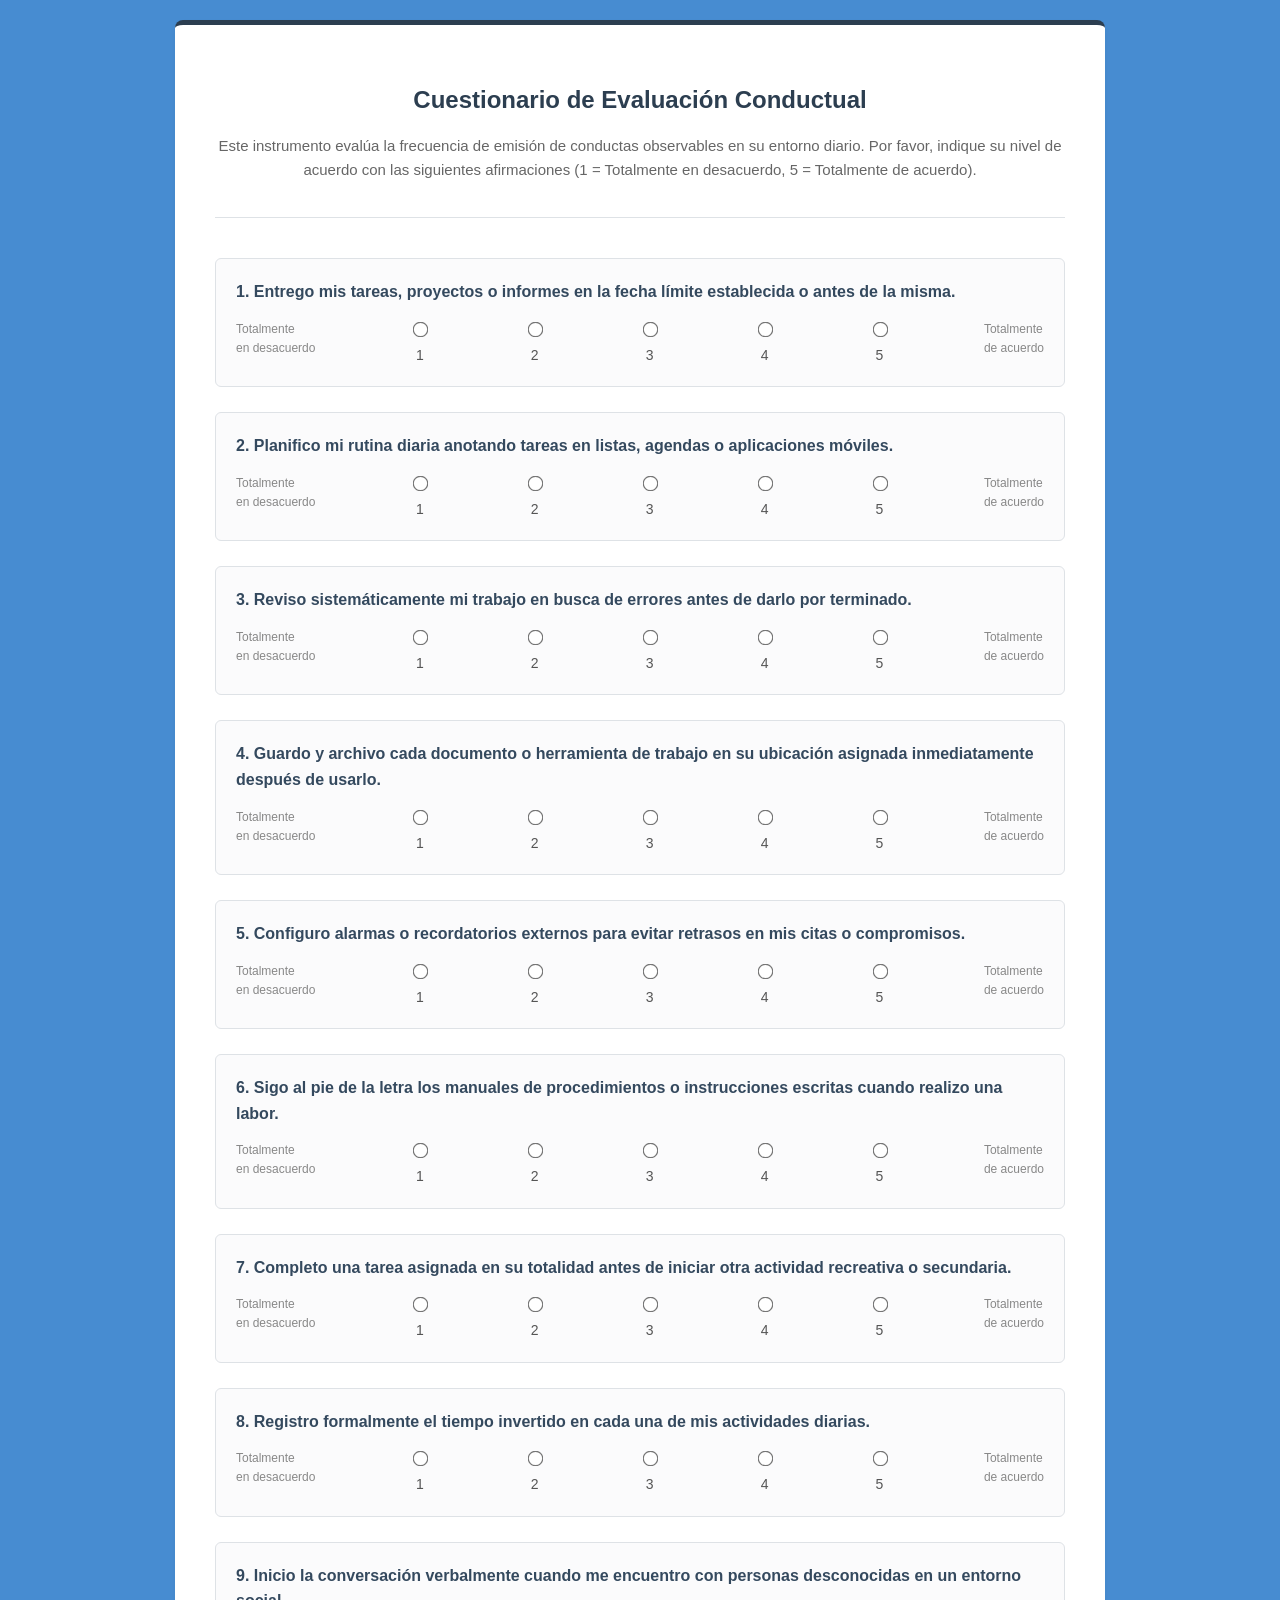
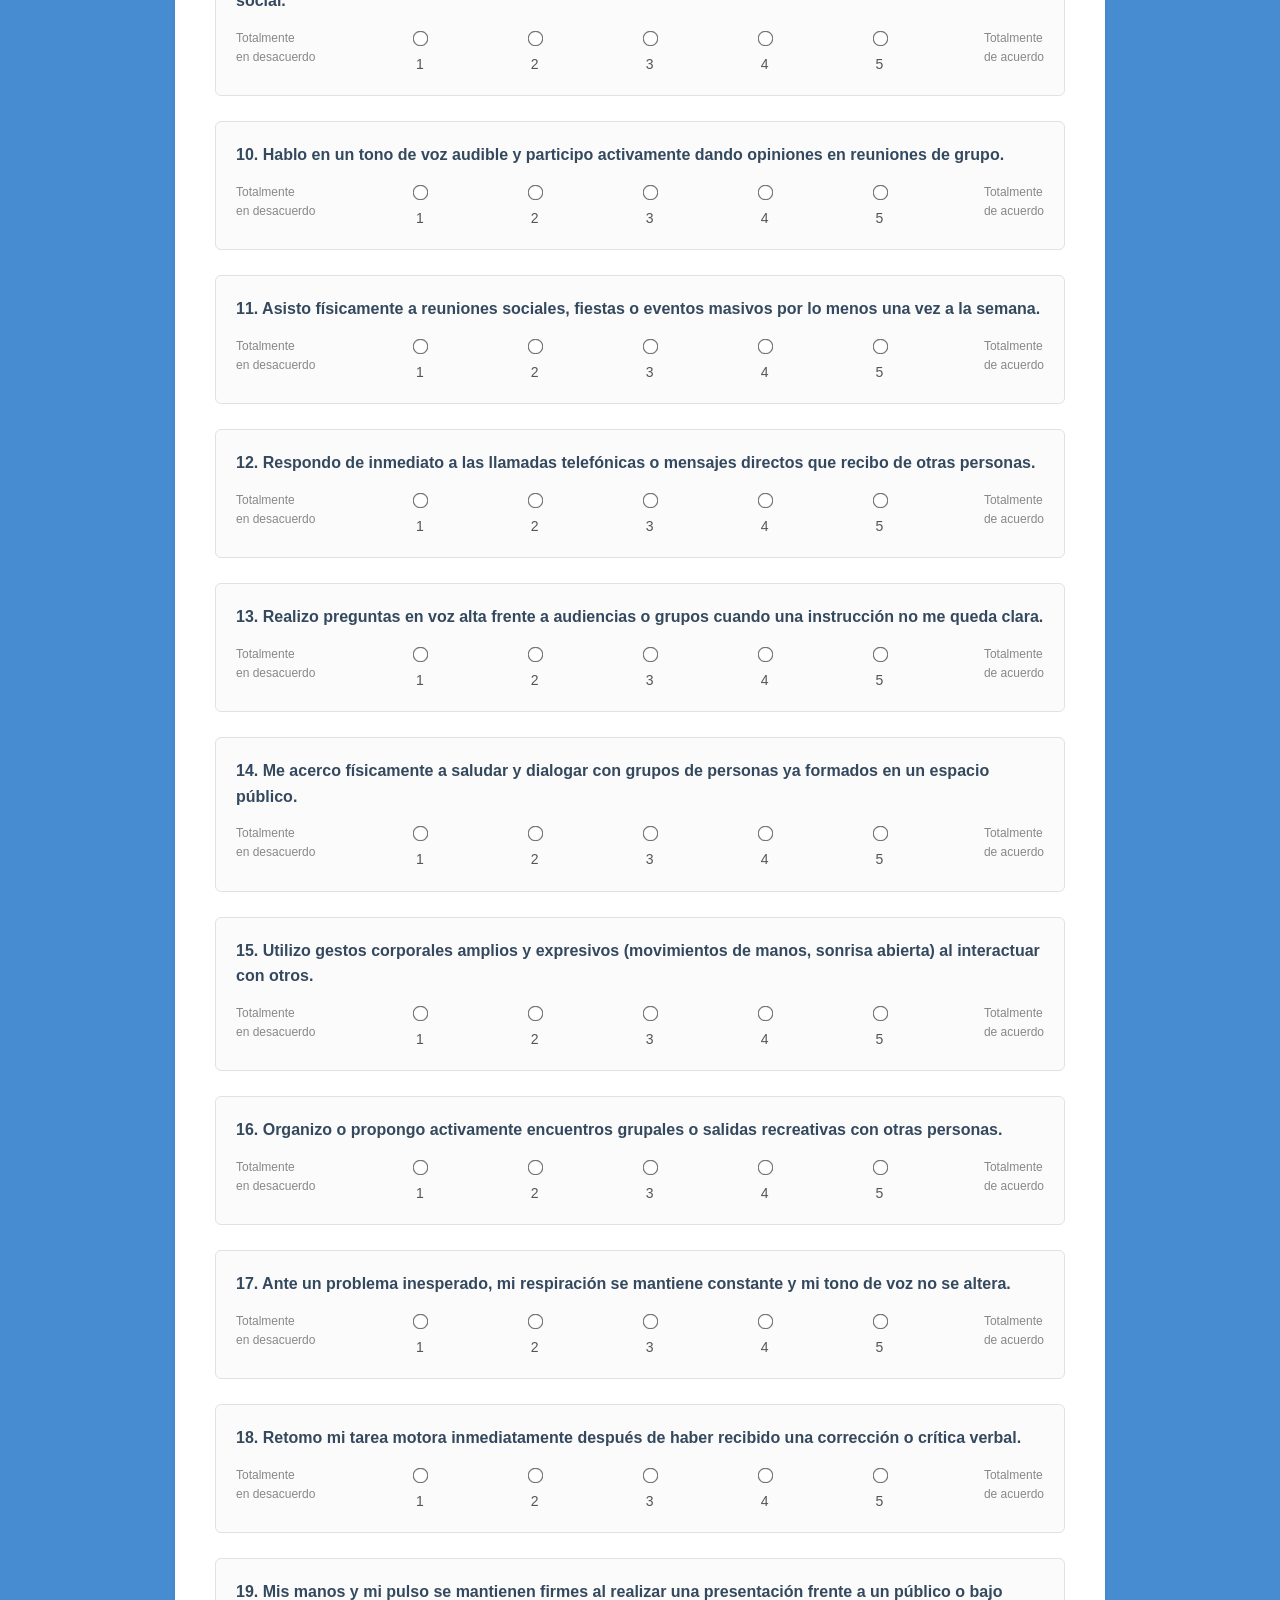
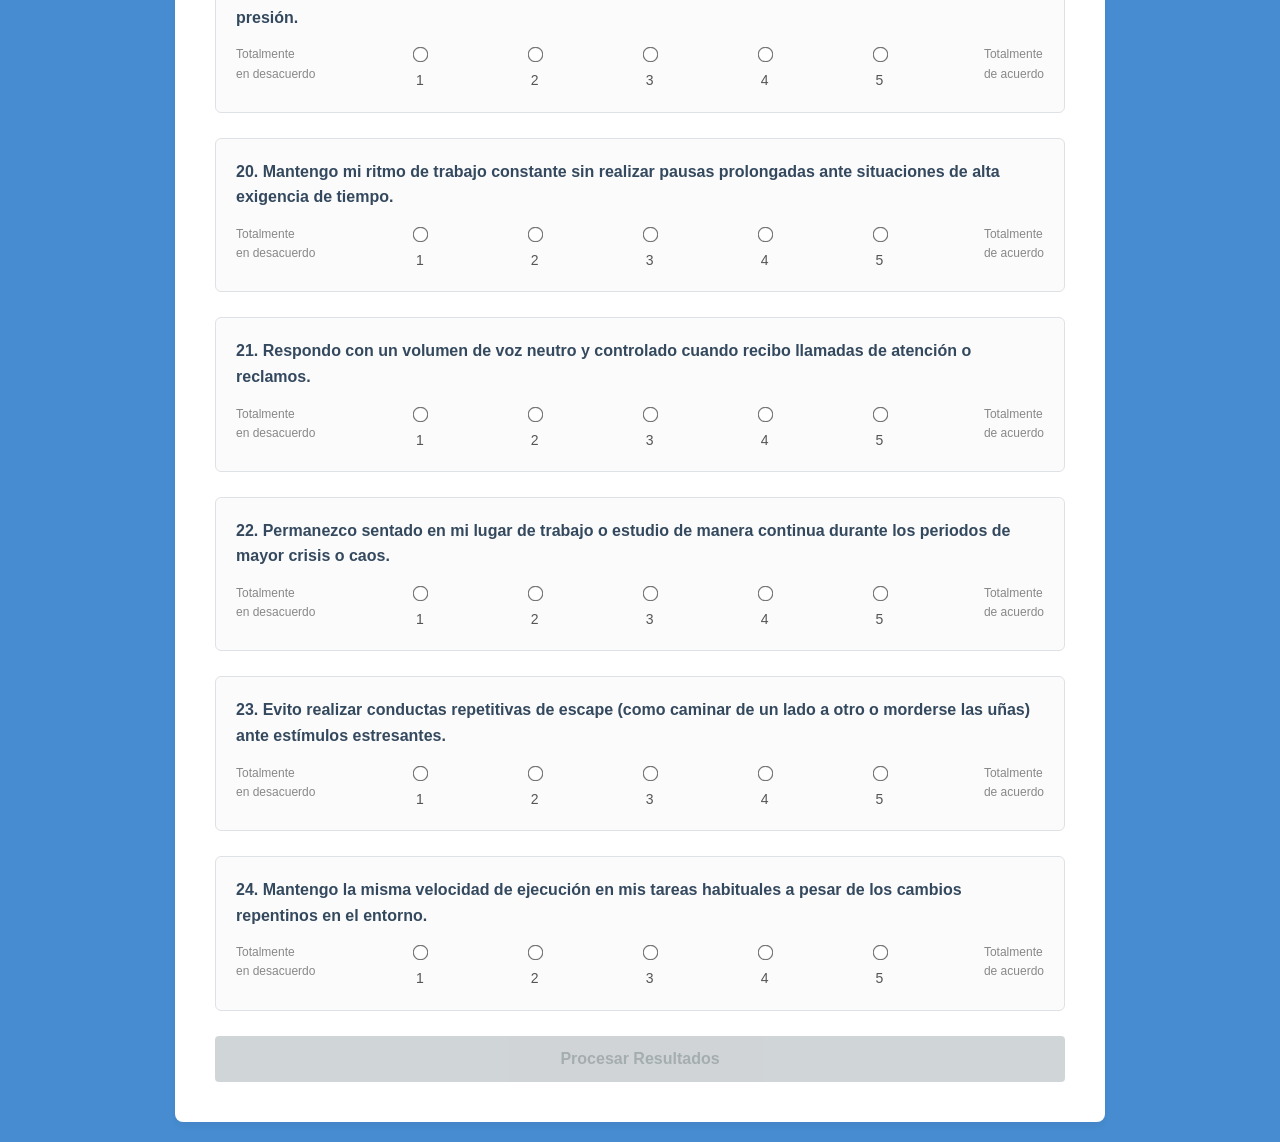
<file: index.html>
<!DOCTYPE html>
<html lang="es">
<head>
    <meta charset="UTF-8">
    <meta name="viewport" content="width=device-width, initial-scale=1.0">
    <title>Cuestionario de Patrones Conductuales</title>
    <link rel="stylesheet" href="test.css">
</head>
<body>
    <div class="test-container">
        <header>
            <h1>Cuestionario de Evaluación Conductual</h1>
            <p class="description">
                Este instrumento evalúa la frecuencia de emisión de conductas observables en su entorno diario. 
                Por favor, indique su nivel de acuerdo con las siguientes afirmaciones (1 = Totalmente en desacuerdo, 5 = Totalmente de acuerdo).
            </p>
        </header>

        <form id="behavioral-test">
            <div id="questions-wrapper">
                <!-- Las preguntas se inyectarán aquí mediante JavaScript -->
            </div>
            
            <div class="action-buttons">
                <button type="submit" id="btn-submit" class="btn-submit" disabled>Procesar Resultados</button>
            </div>
        </form>

        <div id="results-section" class="hidden">
            <h2>Informe de Resultados</h2>
            <div id="results-content"></div>
            <button id="btn-restart" class="btn-secondary">Realizar nuevamente</button>
        </div>
    </div>

    <script src="test.js"></script>
</body>
</html>
</file>
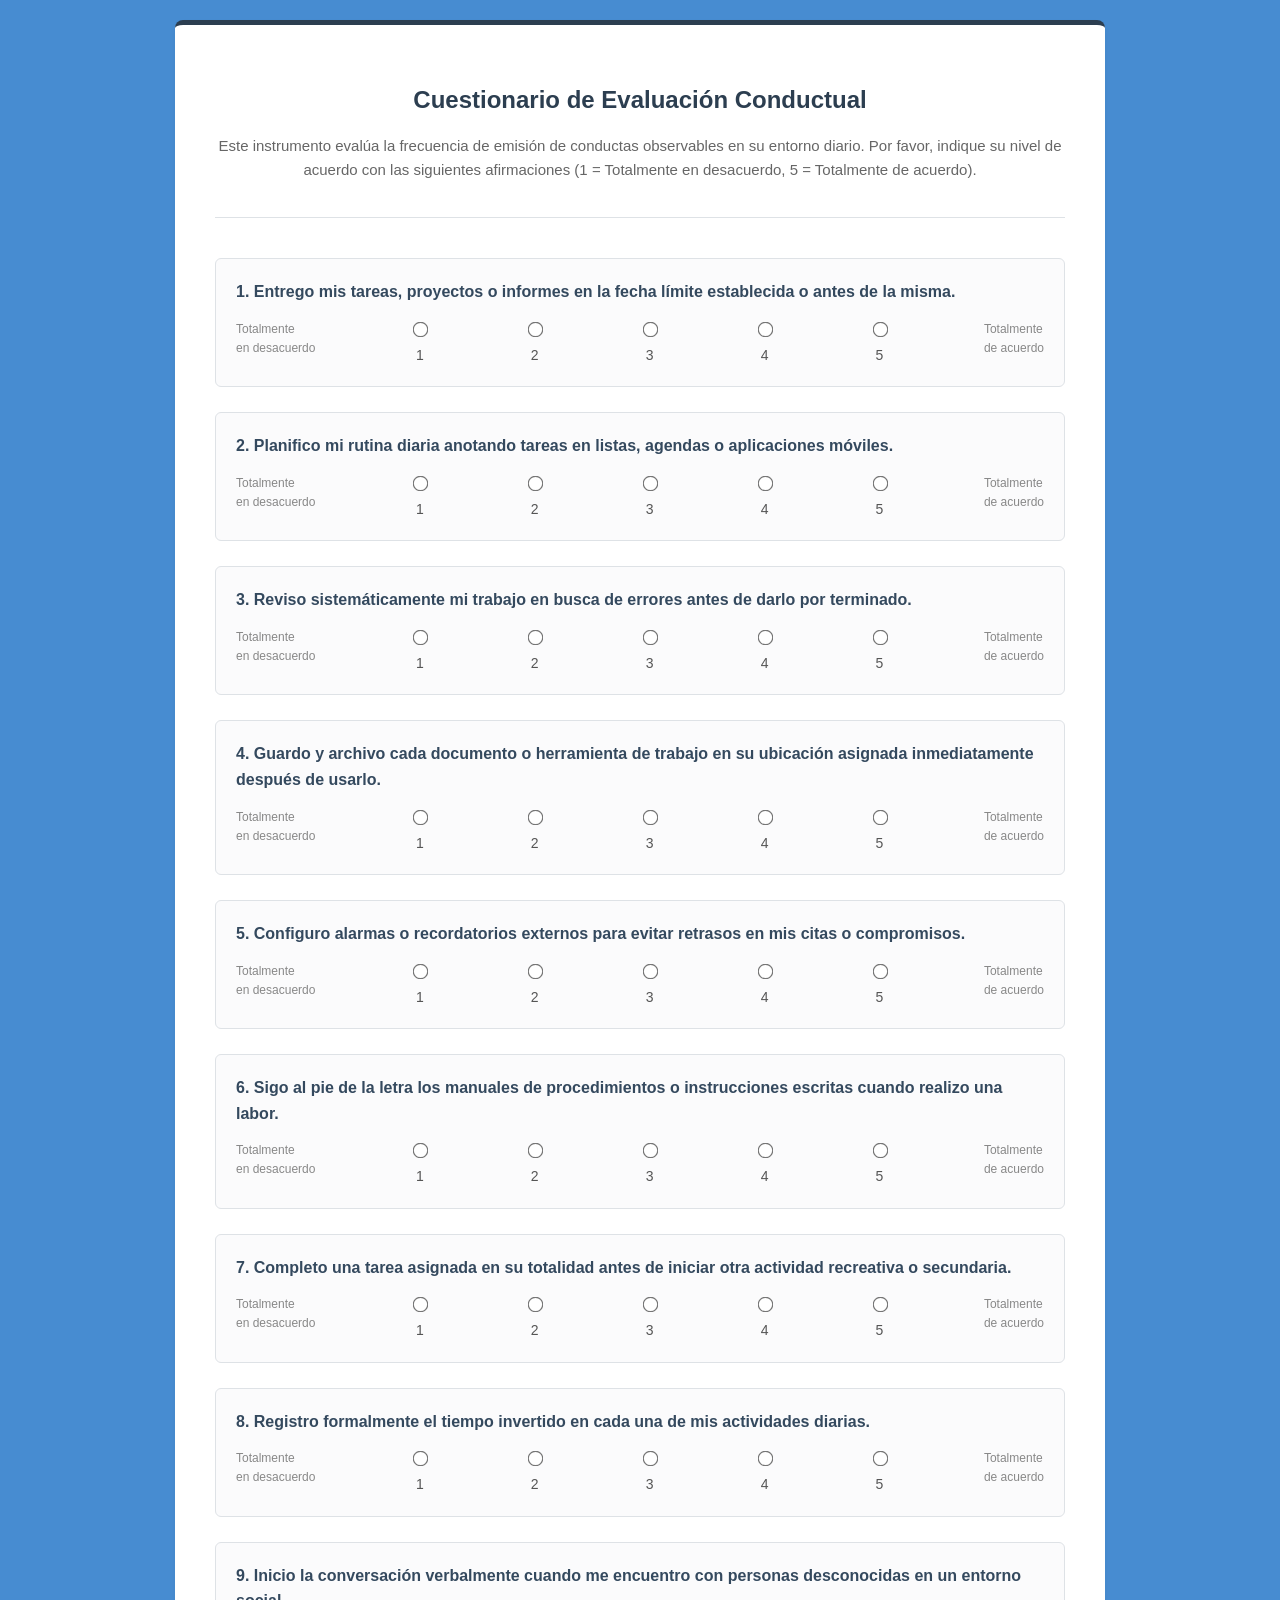
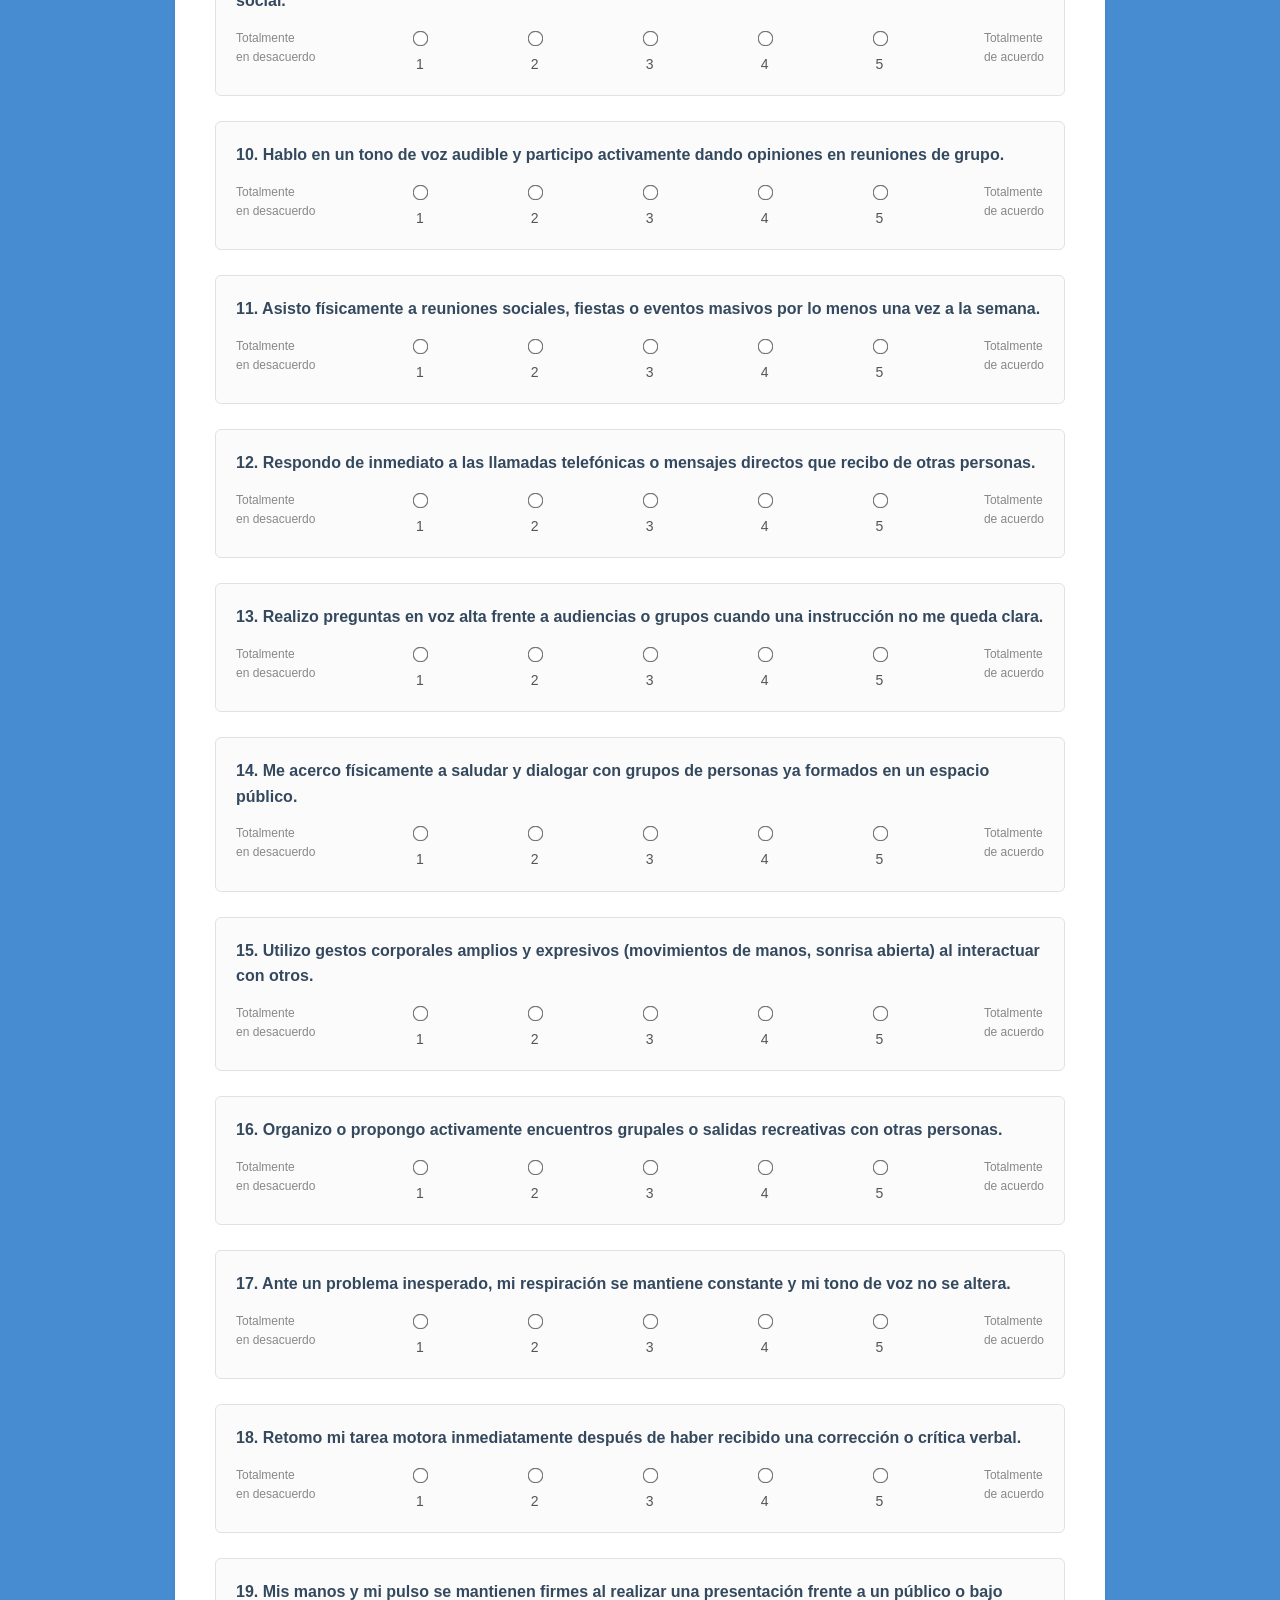
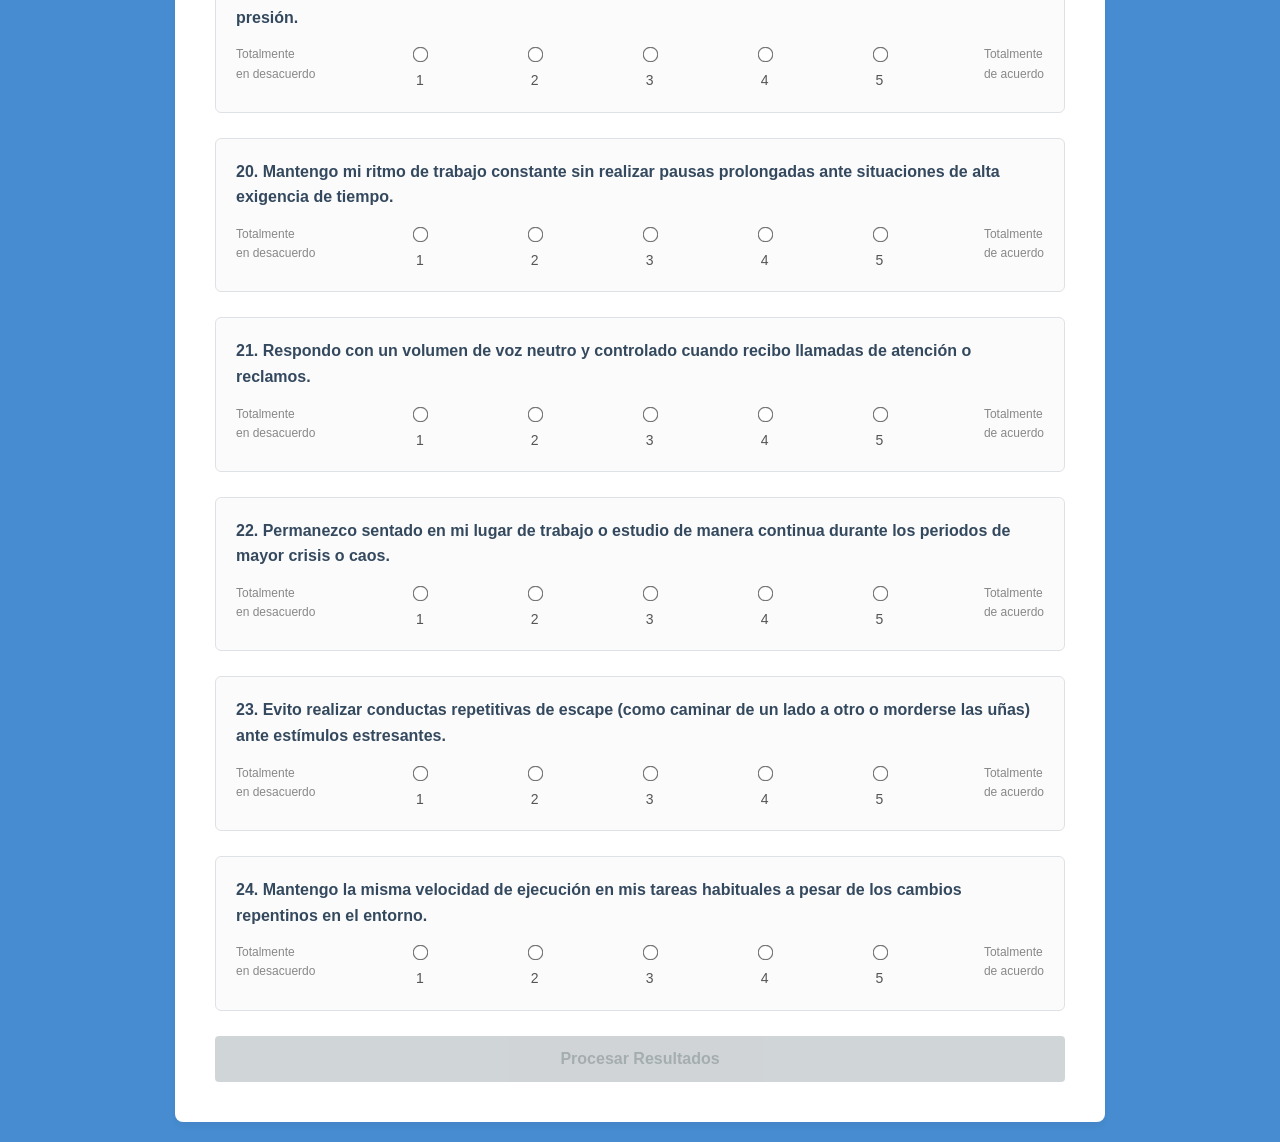
<file: test.html>
<!DOCTYPE html>
<html lang="es">
<head>
    <meta charset="UTF-8">
    <meta name="viewport" content="width=device-width, initial-scale=1.0">
    <title>Cuestionario de Patrones Conductuales</title>
    <link rel="stylesheet" href="test.css">
</head>
<body>
    <div class="test-container">
        <header>
            <h1>Cuestionario de Evaluación Conductual</h1>
            <p class="description">
                Este instrumento evalúa la frecuencia de emisión de conductas observables en su entorno diario. 
                Por favor, indique su nivel de acuerdo con las siguientes afirmaciones (1 = Totalmente en desacuerdo, 5 = Totalmente de acuerdo).
            </p>
        </header>

        <form id="behavioral-test">
            <div id="questions-wrapper">
                <!-- Las preguntas se inyectarán aquí mediante JavaScript -->
            </div>
            
            <div class="action-buttons">
                <button type="submit" id="btn-submit" class="btn-submit" disabled>Procesar Resultados</button>
            </div>
        </form>

        <div id="results-section" class="hidden">
            <h2>Informe de Resultados</h2>
            <div id="results-content"></div>
            <button id="btn-restart" class="btn-secondary">Realizar nuevamente</button>
        </div>
    </div>

    <script src="test.js"></script>
</body>
</html>
</file>
<file: test.css>
:root {
    --primary-color: #2c3e50;
    --secondary-color: #34495e;
    --accent-color: #3498db;
    --bg-color: #478cd1;
    --text-color: #333333;
    --border-color: #dee2e6;
}

body {
    font-family: 'Segoe UI', Tahoma, Geneva, Verdana, sans-serif;
    background-color: var(--bg-color);
    color: var(--text-color);
    line-height: 1.6;
    margin: 0;
    padding: 20px;
}

.test-container {
    max-width: 850px;
    margin: 0 auto;
    background-color: #ffffff;
    padding: 40px;
    border-radius: 8px;
    box-shadow: 0 4px 6px rgba(0, 0, 0, 0.05);
    border-top: 5px solid var(--primary-color);
}

header {
    text-align: center;
    margin-bottom: 40px;
    padding-bottom: 20px;
    border-bottom: 1px solid var(--border-color);
}

h1 {
    color: var(--primary-color);
    font-size: 24px;
    margin-bottom: 10px;
}

.description {
    color: #666;
    font-size: 15px;
}

.question-block {
    margin-bottom: 25px;
    padding: 20px;
    background-color: #fbfbfc;
    border: 1px solid var(--border-color);
    border-radius: 6px;
}

.question-text {
    font-weight: 600;
    color: var(--secondary-color);
    margin-bottom: 15px;
}

.scale-options {
    display: flex;
    justify-content: space-between;
    gap: 10px;
}

.scale-option {
    display: flex;
    flex-direction: column;
    align-items: center;
    cursor: pointer;
    font-size: 14px;
    color: #555;
}

.scale-option input {
    margin-bottom: 8px;
    transform: scale(1.2);
    cursor: pointer;
}

.btn-submit, .btn-secondary {
    display: block;
    width: 100%;
    padding: 14px;
    font-size: 16px;
    font-weight: bold;
    border: none;
    border-radius: 4px;
    cursor: pointer;
    transition: background-color 0.3s;
}

.btn-submit {
    background-color: var(--primary-color);
    color: white;
}

.btn-submit:hover:not(:disabled) {
    background-color: var(--secondary-color);
}

/* Estilo para cuando el botón está bloqueado */
.btn-submit:disabled {
    background-color: #bdc3c7;
    color: #7f8c8d;
    cursor: not-allowed;
    opacity: 0.7;
}

.btn-secondary {
    background-color: #e0e0e0;
    color: #333;
    margin-top: 20px;
}

.btn-secondary:hover {
    background-color: #cccccc;
}

.hidden {
    display: none;
}

#results-section {
    margin-top: 40px;
    padding-top: 20px;
    border-top: 2px dashed var(--border-color);
}

.result-card {
    background: #fff;
    border-left: 4px solid var(--accent-color);
    padding: 15px 20px;
    margin-bottom: 15px;
    box-shadow: 0 2px 4px rgba(0,0,0,0.05);
}

.result-title {
    color: var(--primary-color);
    margin: 0 0 5px 0;
    font-size: 18px;
}

.result-score {
    font-weight: bold;
    color: var(--accent-color);
}
</file>
